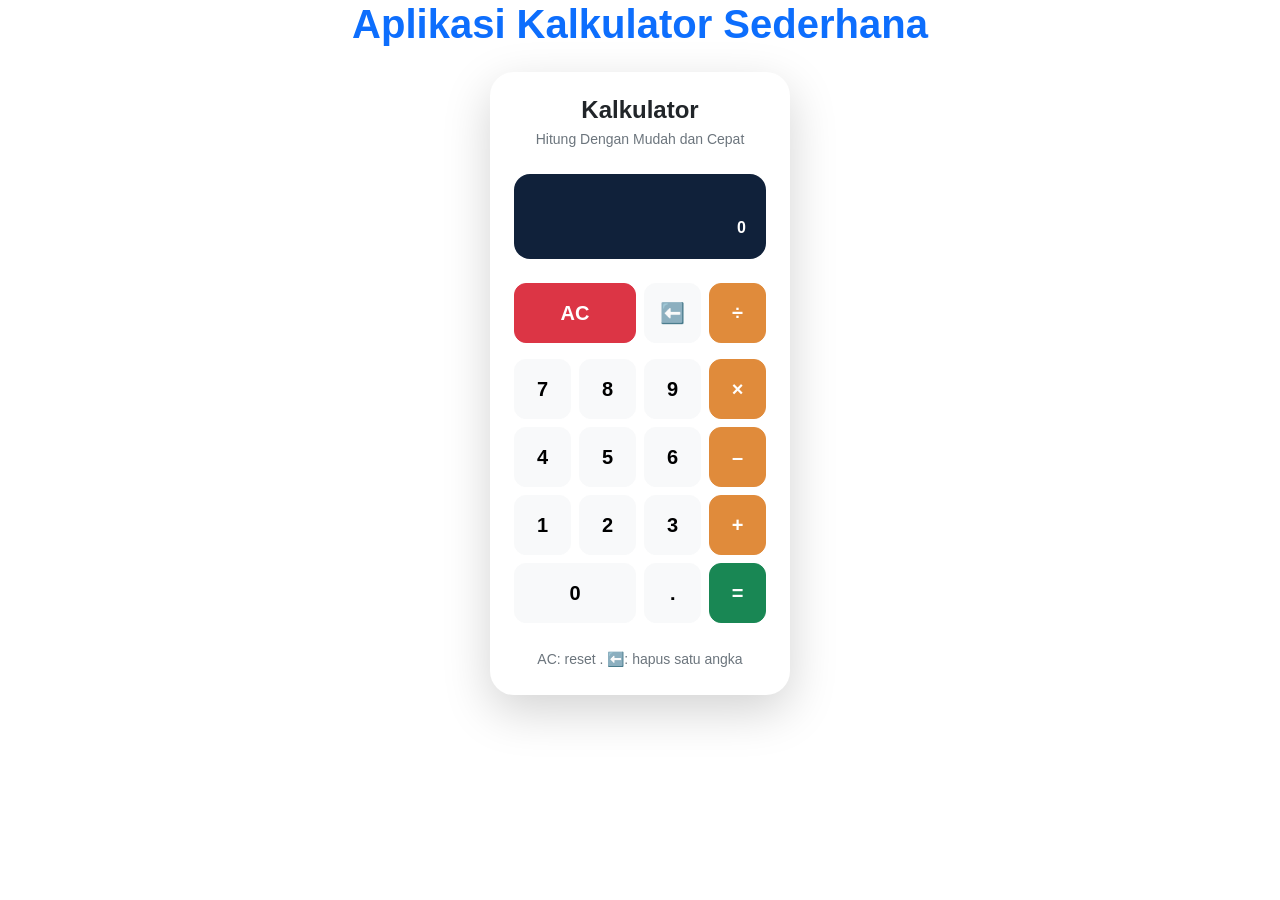
<file: index.html>
<!DOCTYPE html>
<html lang="en">
<head>
    <meta charset="UTF-8">
    <meta name="viewport" content="width=device-width, initial-scale=1.0">
    <title>Kalkulator</title>
    <!-- BOOTSTRAP CSS-->
    <link
        href="https://cdn.jsdelivr.net/npm/bootstrap@5.3.8/dist/css/bootstrap.min.css"
        rel="stylesheet"
    >
    <!-- CUSTOM CSS -->
     <link rel="stylesheet" href="/css/style.css">
</head>
<body >
    <div class="container">
            <h1 class="fw-bold text-primary text-center">Aplikasi Kalkulator Sederhana</h1>
    </div>
    <div class="d-flex align-item-center justify-content-center p-3">
            <main class="kalkulator bg-white shadow-lg p-4">
                <header class="mb-4">
                    <h1 class="h4 fw-bold mb-1 text-center">Kalkulator</h1>
                    <p class="text-secondary small mb-0 text-center">Hitung Dengan Mudah dan Cepat</p>
                </header>

                <!-- Tampilan kalkulator -->
                <section class="display mb-4" aria-label="Tampilan Perhitungan">
                    <div  id="riwayat" class="riwayat"></div>
                    
                        <output  id="hasil" class="hasil d-block" aria-label="Hasil Perhitungan" aria-live="polite">
                        0
                        </output>
                    
                </section>
                <!-- tombol kalkulator menggunakan grid bootstrap-->
                <section aria-label="Tombol kalkulator">
                    <div id="tombol-kalkulator" class="row g-2">

                    <!-- Baris pertama -->
                    <div class="col-6">
                        <button type="button" class="btn btn-danger tombol w-100 mb-2" data-aksi="reset">AC</button>    
                    </div>
                    <div class="col-3">  
                        <button type="button" class="btn btn-light tombol w-100" data-aksi="hapus" aria-label="Hapus satu angka">⬅️</button>
                    </div>
                    <div  class="col-3">
                        <button type="button" class="btn btn-primary tombol w-100" data-operator="/" aria-label="Bagi">÷</button>
                    </div>

                    <!-- Baris kedua -->
                    <div class="col-3">  
                        <button type="button" class="btn btn-light tombol w-100" data-angka="7">7</button>
                    </div>
                    <div class="col-3"> 
                        <button type="button" class="btn btn-light tombol w-100" data-angka="8">8</button>
                    </div>
                    <div class="col-3">
                        <button type="button" class="btn btn-light tombol w-100" data-angka="9">9</button>
                    </div>
                    <div class="col-3"> 
                        <button 
                        type="button" 
                        class="btn btn-primary tombol w-100" 
                        data-operator="*" 
                        aria-label="Kali"
                        >×</button>
                    </div>

                    <!-- Baris ketiga -->
                    <div class="col-3"> 
                        <button type="button" class="btn btn-light tombol w-100" data-angka="4">4</button>
                    </div>
                    <div class="col-3">  
                        <button type="button" class="btn btn-light tombol w-100" data-angka="5">5</button>
                    </div>
                    <div class="col-3">  
                        <button type="button" class="btn btn-light tombol w-100" data-angka="6">6</button>
                    </div>
                    <div class="col-3">  
                        <button type="button" class="btn btn-primary tombol w-100" data-operator="-" aria-label="Kurang">–</button>
                    </div>

                    <!-- Baris keempat -->
                    <div class="col-3">  
                        <button type="button" class="btn btn-light tombol w-100" data-angka="1">1</button>
                    </div>
                    <div class="col-3">  
                        <button type="button" class="btn btn-light tombol w-100" data-angka="2">2</button>
                    </div>
                    <div class="col-3">  
                        <button type="button" class="btn btn-light tombol w-100" data-angka="3">3</button>
                    </div>
                    <div class="col-3">  
                        <button type="button" class="btn btn-primary tombol w-100" data-operator="+" aria-label="Tambah">+</button>
                    </div>

                    <!-- Baris kelima -->
                    <div class="col-6">  
                        <button type="button" class="btn btn-light tombol w-100" data-angka="0">0</button>
                    </div>
                    <div class="col-3">  
                        <button type="button" class="btn btn-light tombol w-100" data-angka="." aria-label="Titik desimal">․</button>
                    </div>
                    <div class="col-3">  
                        <button type="button" class="btn btn-success tombol w-100" data-aksi="hitung" aria-label="Hitung hasil">=</button>
                    </div>
                </div>
            </section>
        
            <footer class="mt-4  text-center">
                <small class="text-secondary">
                    AC: reset . ⬅️: hapus satu angka
                </small>
            </footer>

            </main>

            <script src="js/script.js"></script>
    </div>
</body>
</html>
</file>
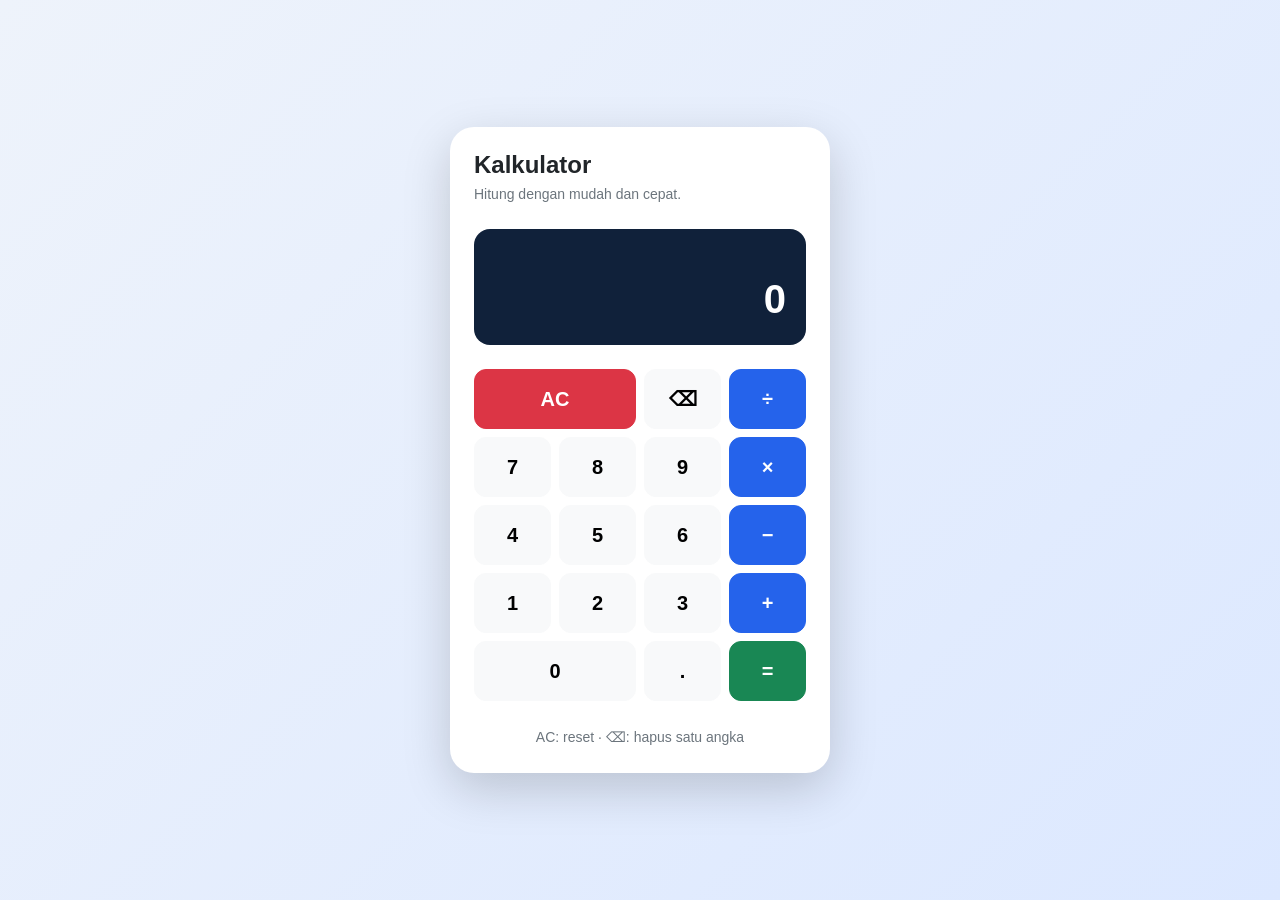
<file: final/final.html>
<!DOCTYPE html>
<html lang="id">
<head>
  <meta charset="UTF-8">
  <meta name="viewport" content="width=device-width, initial-scale=1.0">

  <title>Kalkulator Sederhana</title>

  <!-- Bootstrap CSS -->
  <link
    href="https://cdn.jsdelivr.net/npm/bootstrap@5.3.8/dist/css/bootstrap.min.css"
    rel="stylesheet"
  >

  <!-- Custom CSS -->
  <style>
    :root {
      --warna-latar: #eef3fb;
      --warna-utama: #2563eb;
      --warna-display: #10213a;
    }

    body {
      min-height: 100vh;
      background: linear-gradient(135deg, var(--warna-latar), #dce8ff);
      font-family: Arial, Helvetica, sans-serif;
    }

    .kalkulator {
      width: 100%;
      max-width: 380px;
      border-radius: 24px;
    }

    .display {
      padding: 20px;
      border-radius: 16px;
      background-color: var(--warna-display);
      color: white;
      text-align: right;
    }

    .riwayat {
      min-height: 24px;
      color: #b8c9e3;
      font-size: 14px;
    }

    .hasil {
      overflow-wrap: anywhere;
      font-size: clamp(28px, 7vw, 40px);
      font-weight: bold;
      line-height: 1.3;
    }

    .tombol {
      min-height: 60px;
      border-radius: 12px;
      font-size: 20px;
      font-weight: 600;

      /* Animasi hanya pada tombol kalkulator */
      transition:
        transform 0.2s ease,
        background-color 0.2s ease;
    }

    .tombol:hover {
      transform: translateY(-2px);
    }

    .tombol:active {
      transform: scale(0.96);
    }

    .btn-primary {
      background-color: var(--warna-utama);
      border-color: var(--warna-utama);
    }

    @media (prefers-reduced-motion: reduce) {
      .tombol {
        transition: none;
      }

      .tombol:hover,
      .tombol:active {
        transform: none;
      }
    }
  </style>
</head>

<body class="d-flex align-items-center justify-content-center p-3">
  <main class="kalkulator bg-white shadow-lg p-4">
    <header class="mb-4">
      <h1 class="h4 fw-bold mb-1">Kalkulator</h1>
      <p class="text-secondary small mb-0">
        Hitung dengan mudah dan cepat.
      </p>
    </header>

    <!-- Tampilan kalkulator -->
    <section class="display mb-4" aria-label="Tampilan perhitungan">
      <div id="riwayat" class="riwayat"></div>

      <output
        id="hasil"
        class="hasil d-block"
        aria-label="Hasil perhitungan"
        aria-live="polite"
      >0</output>
    </section>

    <!-- Tombol kalkulator menggunakan Grid Bootstrap -->
    <section aria-label="Tombol kalkulator">
      <div id="tombol-kalkulator" class="row g-2">

        <!-- Baris pertama -->
        <div class="col-6">
          <button
            type="button"
            class="btn btn-danger tombol w-100"
            data-aksi="reset"
          >AC</button>
        </div>

        <div class="col-3">
          <button
            type="button"
            class="btn btn-light tombol w-100"
            data-aksi="hapus"
            aria-label="Hapus satu angka"
          >⌫</button>
        </div>

        <div class="col-3">
          <button
            type="button"
            class="btn btn-primary tombol w-100"
            data-operator="/"
            aria-label="Bagi"
          >÷</button>
        </div>

        <!-- Baris kedua -->
        <div class="col-3">
          <button type="button" class="btn btn-light tombol w-100" data-angka="7">7</button>
        </div>

        <div class="col-3">
          <button type="button" class="btn btn-light tombol w-100" data-angka="8">8</button>
        </div>

        <div class="col-3">
          <button type="button" class="btn btn-light tombol w-100" data-angka="9">9</button>
        </div>

        <div class="col-3">
          <button
            type="button"
            class="btn btn-primary tombol w-100"
            data-operator="*"
            aria-label="Kali"
          >×</button>
        </div>

        <!-- Baris ketiga -->
        <div class="col-3">
          <button type="button" class="btn btn-light tombol w-100" data-angka="4">4</button>
        </div>

        <div class="col-3">
          <button type="button" class="btn btn-light tombol w-100" data-angka="5">5</button>
        </div>

        <div class="col-3">
          <button type="button" class="btn btn-light tombol w-100" data-angka="6">6</button>
        </div>

        <div class="col-3">
          <button
            type="button"
            class="btn btn-primary tombol w-100"
            data-operator="-"
            aria-label="Kurang"
          >−</button>
        </div>

        <!-- Baris keempat -->
        <div class="col-3">
          <button type="button" class="btn btn-light tombol w-100" data-angka="1">1</button>
        </div>

        <div class="col-3">
          <button type="button" class="btn btn-light tombol w-100" data-angka="2">2</button>
        </div>

        <div class="col-3">
          <button type="button" class="btn btn-light tombol w-100" data-angka="3">3</button>
        </div>

        <div class="col-3">
          <button
            type="button"
            class="btn btn-primary tombol w-100"
            data-operator="+"
            aria-label="Tambah"
          >+</button>
        </div>

        <!-- Baris kelima -->
        <div class="col-6">
          <button type="button" class="btn btn-light tombol w-100" data-angka="0">0</button>
        </div>

        <div class="col-3">
          <button
            type="button"
            class="btn btn-light tombol w-100"
            data-angka="."
            aria-label="Titik desimal"
          >.</button>
        </div>

        <div class="col-3">
          <button
            type="button"
            class="btn btn-success tombol w-100"
            data-aksi="hitung"
            aria-label="Hitung hasil"
          >=</button>
        </div>
      </div>
    </section>

    <footer class="mt-4 text-center">
      <small class="text-secondary">
        AC: reset · ⌫: hapus satu angka
      </small>
    </footer>
  </main>

  <script>
    // Mengambil elemen HTML yang akan digunakan.
    const hasilElement = document.getElementById("hasil");
    const riwayatElement = document.getElementById("riwayat");
    const tombolContainer = document.getElementById("tombol-kalkulator");

    // State: data yang menyimpan kondisi kalkulator.
    let angkaSekarang = "0";
    let angkaPertama = null;
    let operator = null;
    let inputBaru = false;
    let terjadiError = false;

    const simbolOperator = {
      "+": "+",
      "-": "−",
      "*": "×",
      "/": "÷"
    };

    function tampilkanHasil() {
      hasilElement.textContent = angkaSekarang;
    }

    function resetKalkulator() {
      angkaSekarang = "0";
      angkaPertama = null;
      operator = null;
      inputBaru = false;
      terjadiError = false;

      riwayatElement.textContent = "";
      tampilkanHasil();
    }

    function tampilkanError(pesan) {
      angkaSekarang = "Error";
      angkaPertama = null;
      operator = null;
      inputBaru = true;
      terjadiError = true;

      riwayatElement.textContent = pesan;
      tampilkanHasil();
    }

    function tambahAngka(angka) {
      // Mengetik angka setelah error akan memulai ulang kalkulator.
      if (terjadiError) {
        resetKalkulator();
      }

      // Mulai angka kedua atau perhitungan baru.
      if (inputBaru) {
        angkaSekarang = "0";
        inputBaru = false;
      }

      // Satu angka hanya boleh memiliki satu titik desimal.
      if (angka === ".") {
        if (!angkaSekarang.includes(".")) {
          angkaSekarang += ".";
        }

        tampilkanHasil();
        return;
      }

      // Batasi jumlah digit agar tampilan dan input tetap terkendali.
      const jumlahDigit = angkaSekarang.replace(/[^0-9]/g, "").length;

      if (jumlahDigit >= 12) {
        return;
      }

      // Mengganti angka awal 0, bukan menambahkan menjadi 01.
      angkaSekarang = angkaSekarang === "0"
        ? angka
        : angkaSekarang + angka;

      tampilkanHasil();
    }

    function hapusAngka() {
      if (terjadiError) {
        resetKalkulator();
        return;
      }

      // Jangan menghapus hasil atau angka yang sudah disimpan.
      if (inputBaru) {
        return;
      }

      angkaSekarang = angkaSekarang.slice(0, -1);

      if (angkaSekarang === "" || angkaSekarang === "-") {
        angkaSekarang = "0";
      }

      tampilkanHasil();
    }

    function hitungOperasi(angkaA, angkaB, operasi) {
      // Operasi ditentukan secara eksplisit, tanpa eval().
      switch (operasi) {
        case "+":
          return angkaA + angkaB;

        case "-":
          return angkaA - angkaB;

        case "*":
          return angkaA * angkaB;

        case "/":
          if (angkaB === 0) {
            throw new Error("Tidak dapat membagi dengan nol.");
          }

          return angkaA / angkaB;

        default:
          throw new Error("Operator tidak dikenali.");
      }
    }
//batas pertemuan 16/09/2026

    function hitungHasil() {
      // Perhitungan membutuhkan angka pertama, operator,
      // dan angka kedua yang sudah diinput.
      if (
        angkaPertama === null ||
        operator === null ||
        inputBaru ||
        terjadiError
      ) {
        return;
      }

      const angkaKedua = Number(angkaSekarang);

      try {
        const hasil = hitungOperasi(
          angkaPertama,
          angkaKedua,
          operator
        );

        if (!Number.isFinite(hasil)) {
          throw new Error("Hasil berada di luar batas perhitungan.");
        }

        riwayatElement.textContent =
          `${angkaPertama} ${simbolOperator[operator]} ${angkaKedua} =`;

        // Mengurangi tampilan ekor desimal seperti
        // 0.30000000000000004. Ini bukan aritmetika finansial presisi.
        angkaSekarang = String(
          Number(hasil.toPrecision(12))
        );

        angkaPertama = null;
        operator = null;
        inputBaru = true;

        tampilkanHasil();
      } catch (error) {
        tampilkanError(error.message);
      }
    }

    function pilihOperator(operatorDipilih) {
      if (terjadiError) {
        return;
      }

      // Selesaikan operasi sebelumnya jika angka kedua tersedia.
      if (operator !== null && !inputBaru) {
        hitungHasil();

        if (terjadiError) {
          return;
        }
      }

      angkaPertama = Number(angkaSekarang);
      operator = operatorDipilih;
      inputBaru = true;

      riwayatElement.textContent =
        `${angkaPertama} ${simbolOperator[operator]}`;
    }

    // Event delegation: satu listener untuk semua tombol.
    tombolContainer.addEventListener("click", function (event) {
      const tombol = event.target.closest("button");

      if (!tombol || !tombolContainer.contains(tombol)) {
        return;
      }

      if (tombol.dataset.angka !== undefined) {
        tambahAngka(tombol.dataset.angka);
        return;
      }

      if (tombol.dataset.operator !== undefined) {
        pilihOperator(tombol.dataset.operator);
        return;
      }

      switch (tombol.dataset.aksi) {
        case "reset":
          resetKalkulator();
          break;

        case "hapus":
          hapusAngka();
          break;

        case "hitung":
          hitungHasil();
          break;
      }
    });
  </script>
</body>
</html>
</file>
<file: css/style.css>
:root {
    --warna-latar: #a5bbdf;
    --warna-utama:#e08b3b;
    --warna-display:#10213a;


    
}

body {
    min-height: 100vh;
    background: -moz-linear-gradient(135deg, var(--warna-latar), #dce8ff);
    font-family: Arial, Helvetica, sans-serif;
}

.kalkulator {
    width: 100%;
    max-width: 300px;
    border-radius: 24px;
}

.display {
    padding: 20px;
    border-radius: 16px;
    background-color: var(--warna-display);
    color: white;
    text-align: right;
    
}

.riwayat {
    min-height: 24px;
    color: #b8c9e3;
    font-size: 14px;
}

.hasil {
    overflow-wrap: anywhere;
    font-size: clam(28px, 7vw, 40px);
    font-weight: bold;
    line-height: 1.3;
}

.tombol {
    min-height: 60px;
    border-radius: 12px;
    font-size: 20px;
    font-weight: 600;

    /* Animasi*/
    transform: 
        transform 0.2s ease,
        background-color 0.2s ease;
}

.tombol:hover {
    transform: translateY(-2px);
}
.tombol:active {
    transform: scale(0.96);
}

.btn-primary {
    background-color: var(--warna-utama);
    border-color: var(--warna-utama);
}

@media (prefers-reduced-motion: reduce) {
    .tombol {
        transition: none;
    }

    .tombol:hover, 
    .tombol:active {
        transform: none;
    }
}
</file>
